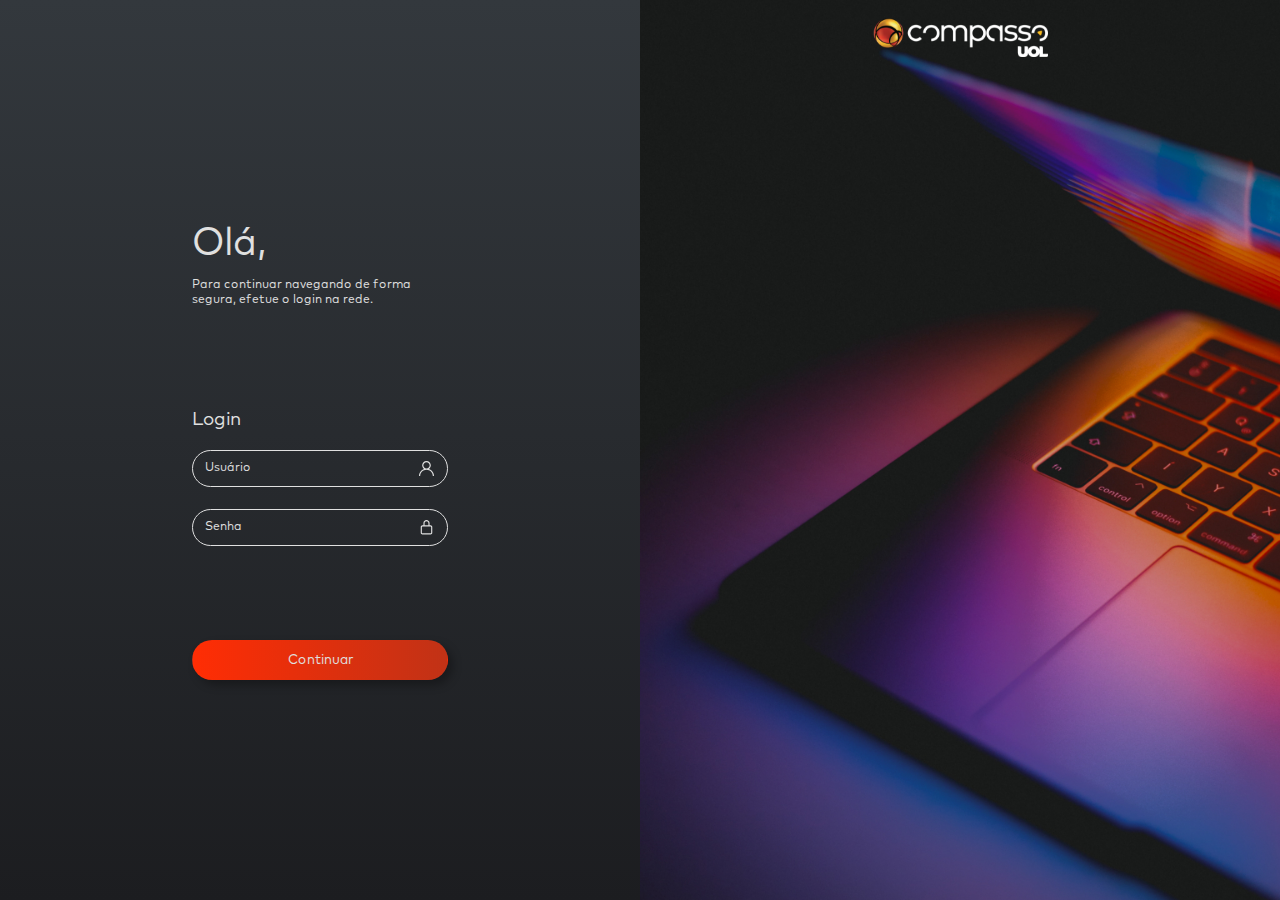
<file: index.html>
<!DOCTYPE html>
<html lang="en">
  <head>
    <meta charset="UTF-8" />
    <meta name="viewport" content="width=device-width, initial-scale=1.0" />
    <link rel="stylesheet" href="assets/css/style.css" />
    <title>Compasso</title>
  </head>
  <body>
    <div class="tela-login">
      <div class="coluna login">
        <div class="content">
          <div class="boas-vindas">
            <div class="logo mobile">
              <img src="assets/img/logo-branco.svg" alt="Logo" />
            </div>

            <h1>Olá,</h1>
            <p>
              Para continuar navegando de forma<br />
              segura, efetue o login na rede.
            </p>
          </div>
          <div>
            <h3>Login</h3>
            <form method="POST">
              <div class="form-input">
                <input type="text" placeholder="Usuário" name="usuario" />
                <img src="assets/img/user.svg" alt="User" />
              </div>
              <div class="form-input">
                <input type="password" placeholder="Senha" name="senha" />
                <img src="assets/img/lock.svg" alt="Lock" id="lock" />
              </div>
              <div class="error">
                <span>
                  Ops, usuário ou senha inválidos.<br />
                  Tente novamente!</span
                >
              </div>
              <div class="button">
                <button>Continuar</button>
              </div>
            </form>
          </div>
        </div>
      </div>
      <div class="coluna background">
        <div class="logo">
          <img src="assets/img/logo-branco.svg" alt="Logo" />
        </div>
      </div>
    </div>
    <script
      src="https://code.jquery.com/jquery-3.5.1.js"
      integrity="sha256-QWo7LDvxbWT2tbbQ97B53yJnYU3WhH/C8ycbRAkjPDc="
      crossorigin="anonymous"
    ></script>
    <link
      rel="stylesheet"
      href="https://cdnjs.cloudflare.com/ajax/libs/animate.css/4.0.0/animate.min.css"
    />
    <script src="assets/js/javascript.js"></script>
  </body>
</html>
</file>
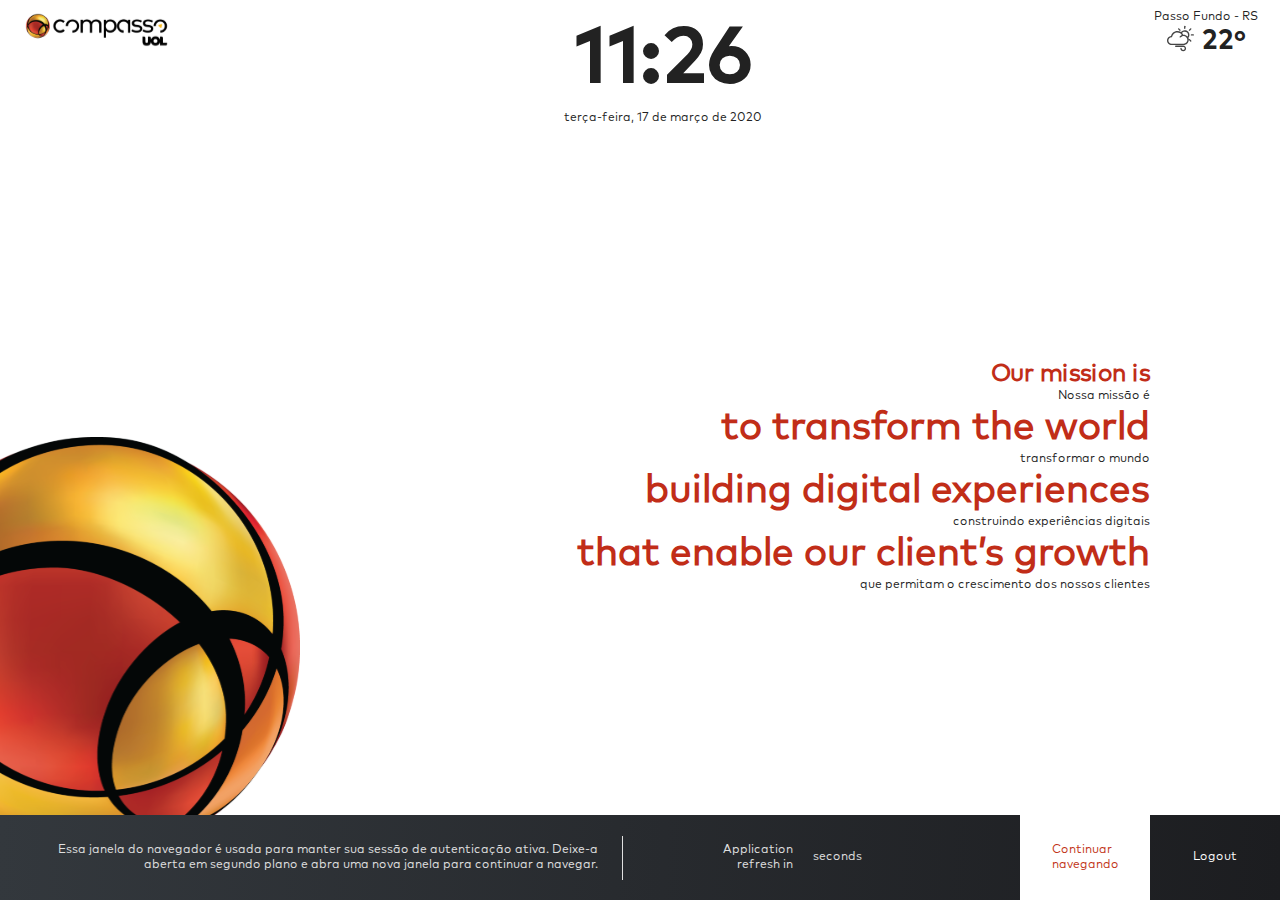
<file: tela-inicial.html>
<!DOCTYPE html>
<html lang="en">
  <head>
    <meta charset="UTF-8" />
    <meta name="viewport" content="width=device-width, initial-scale=1.0" />
    <link rel="stylesheet" href="assets/css/style.css" />
    <title>Compasso</title>
  </head>
  <body>
    <div class="tela-inicial animate__animated animate__bounceInRight">
      <div class="layer"></div>
      <div class="menu-mobile">
        <div class="close">
          <img src="assets/img/close.svg" alt="Close">
        </div>

        <div class="content">
          <ul>
              <li>
                  <a href="#">
                    Lorem ipsum
                  </a>
              </li>
              <li>
                  <a href="#">
                    Lorem ipsum
                  </a>
              </li>
              <li>
                  <a href="#">
                    Lorem ipsum
                  </a>
              </li>
          </ul>
          <div class="border"></div>
          <ul>
              <li>
                  <a href="#">Continuar navegando</a>
              </li>
              <li>
                  <a href="#" class="logout">Logout</a>
              </li>
          </ul>
        </div>
      </div>

      <header>
        <div class="topo mobile">
          <div class="hora">
            <div>
              <img src="assets/img/clock.svg" alt="Clock">
              <h1>11:26</h1>
            </div>
            <p>terça-feira, 17 de março de 2020</p>
          </div>
          <div class="header-mob">
            <div class="hamburguer">
              <img src="assets/img/hamburguer.svg" alt="Hamburguer">
            </div>
            <div class="logo">
              <img src="assets/img/logo-branco.svg" alt="Logo" />
            </div>
          </div>

          <div class="clima-cidade">
            <p>Passo Fundo - RS</p>
            <div class="clima">
              <img src="assets/img/clima.svg" alt="Clima" />
              <h2>22º</h2>
            </div>
          </div>
        </div>
        
        <div class="topo desktop">
          <div class="logo">
            <img src="assets/img/logo-preto.svg" alt="Logo" />
          </div>
  
          <div class="hora">
            <h1>11:26</h1>
            <p>terça-feira, 17 de março de 2020</p>
          </div>
  
          <div class="clima-cidade">
            <p>Passo Fundo - RS</p>
            <div class="clima">
              <img src="assets/img/clima.svg" alt="Clima" />
              <h2>22º</h2>
            </div>
          </div>
        </div>
      </header>

      <main>
       <div>
        <div class="bola">
          <img src="assets/img/bola-compasso.svg" alt="Bola Compasso" />
        </div>
        <div class="descricao">
          <h2>Our mission is</h2>
          <p>Nossa missão é</p>

          <h1>to transform the world</h1>
          <p>transformar o mundo</p>

          <h1>building digital experiences</h1>
          <p>construindo experiências digitais</p>

          <h1>that enable our client’s growth</h1>
          <p>que permitam o crescimento dos nossos clientes</p>
        </div>
       </div>
      </main>
      
      <footer>
        <div class="conteudo">
          <div class="texto-footer">
            <p>
              Essa janela do navegador é usada para manter sua sessão de
              autenticação ativa. Deixe-a<br />
              aberta em segundo plano e abra uma nova janela para continuar a
              navegar.
            </p>
            <div class="linha"></div>
          </div>
          <div class="contador">
            <div class="application">
              <p>
                Application<br />
                refresh in
              </p>
            </div>
            <div class="time">
              <h1></h1>
              <p>seconds</p>
            </div>
          </div>
        </div>

        <div class="buttons-login">
          <a href="#" class="continuar-navegando">
            Continuar<br/> navegando
          </button>
          <a href="#" class="logout" class="logout">Logout</a>
        </div>
      </footer>
    </div>
    <script
      src="https://code.jquery.com/jquery-3.5.1.js"
      integrity="sha256-QWo7LDvxbWT2tbbQ97B53yJnYU3WhH/C8ycbRAkjPDc="
      crossorigin="anonymous"
    ></script>
    <link
      rel="stylesheet"
      href="https://cdnjs.cloudflare.com/ajax/libs/animate.css/4.0.0/animate.min.css"
    />
    <script src="assets/js/javascript.js"></script>
  </body>
</html>
</file>
<file: assets/css/style.css>
@font-face {
  font-family: "Mark Pro";
  src: url("fonts/MarkPro.eot");
  src: url("fonts/MarkPro.eot?#iefix") format("embedded-opentype"), url("fonts/MarkPro.woff2") format("woff2"), url("fonts/MarkPro.woff") format("woff"), url("fonts/MarkPro.ttf") format("truetype");
}
@font-face {
  font-family: "Mark Pro Bold";
  src: url("fonts/MarkProBold.eot");
  src: url("fonts/MarkProBold.eot?#iefix") format("embedded-opentype"), url("fonts/MarkProBold.woff2") format("woff2"), url("fonts/MarkProBold.woff") format("woff"), url("fonts/MarkProBold.ttf") format("truetype");
}
* {
  margin: 0;
  padding: 0;
  outline: 0;
  font-family: "Mark Pro";
  color: #222;
}

p,
span,
a {
  font-size: 0.75em;
  text-decoration: none;
}

h1 {
  font-size: 2.4em;
}

.tela-login {
  display: flex;
  min-height: 100vh;
}
.tela-login .coluna {
  width: 50%;
}
@media (max-width: 768px) {
  .tela-login .coluna {
    width: 100%;
  }
}
.tela-login .coluna.login {
  background: linear-gradient(180deg, #33383d 0%, #1c1d20 100%);
  display: flex;
  flex-direction: column;
  align-items: center;
  justify-content: center;
}
@media (max-width: 768px) {
  .tela-login .coluna.login {
    justify-content: inherit;
  }
}
.tela-login .coluna.login .content {
  width: 40%;
}
@media (max-width: 768px) {
  .tela-login .coluna.login .content {
    width: 67%;
  }
}
@media (max-width: 768px) {
  .tela-login .coluna.login .content h1 {
    font-size: 1.2em;
  }
}
.tela-login .coluna.login .content h1,
.tela-login .coluna.login .content h3,
.tela-login .coluna.login .content p {
  color: #e0e0e0;
  margin-bottom: 10px;
  font-weight: 300;
}
.tela-login .coluna.login .content form {
  margin-top: 18px;
}
.tela-login .coluna.login .content form .form-input {
  display: flex;
  align-items: center;
  margin-bottom: 22px;
  position: relative;
}
.tela-login .coluna.login .content form .form-input img {
  width: 15px;
  height: 15px;
  position: absolute;
  right: 14px;
}
.tela-login .coluna.login .content form .form-input img #lock {
  width: 16px;
  height: 18px;
}
.tela-login .coluna.login .content form .form-input input {
  background: transparent;
  border: 1px solid #e0e0e0;
  padding: 10px 12px;
  border-radius: 20px;
  width: 100%;
  transition: all 0.5s linear;
  color: #e0e0e0;
  font-size: 0.75em;
}
.tela-login .coluna.login .content form .form-input input:focus {
  animation: treme 0.2s;
  animation-timing-function: 3;
}
.tela-login .coluna.login .content form .form-input input::placeholder {
  color: #e0e0e0;
  background: transparent;
}
.tela-login .coluna.login .content form .form-input input.error-input {
  border: 1px solid #e9b425;
}
.tela-login .coluna.login .content form .button {
  margin-top: 32px;
}
@media (max-width: 768px) {
  .tela-login .coluna.login .content form .button {
    margin-top: 25px;
  }
}
.tela-login .coluna.login .content form .button button {
  background: linear-gradient(90deg, #ff2d04 0%, #c13216 100%);
  color: #e0e0e0;
  border-radius: 30px;
  border: 0;
  box-shadow: 5px 5px 10px rgba(0, 0, 0, 0.3);
  padding: 10px;
  width: 100%;
  cursor: pointer;
  transition: all 0.3s linear;
  border: 1px solid transparent;
}
.tela-login .coluna.login .content form .button button:hover {
  opacity: 0.7;
}
.tela-login .coluna.login .content form .error {
  text-align: center;
}
.tela-login .coluna.login .content form .error span {
  font-weight: 600;
  color: #e9b425;
  transition: all 0.3s linear;
  opacity: 0;
  visibility: hidden;
}
.tela-login .coluna.login .content form .error span.active {
  opacity: 1;
  visibility: visible;
}
.tela-login .coluna.login .content .boas-vindas {
  margin-bottom: 100px;
}
@media (max-width: 768px) {
  .tela-login .coluna.login .content .boas-vindas {
    margin-bottom: 40px;
  }
}
@media (max-width: 768px) {
  .tela-login .coluna.login .content .boas-vindas .logo.mobile {
    text-align: center;
  }
  .tela-login .coluna.login .content .boas-vindas .logo.mobile img {
    width: 150px;
    margin: 13px 0 25px;
  }
}
.tela-login .coluna.background {
  background: url("../img/background.jpg");
  background-repeat: no-repeat;
  background-size: cover;
}
@media (max-width: 768px) {
  .tela-login .coluna.background {
    display: none;
  }
}
.tela-login .coluna.background .logo {
  text-align: center;
  margin-top: 18px;
}
.tela-login .coluna.background .logo img {
  width: 175px;
}

.tela-inicial {
  min-height: 100vh;
  display: flex;
  flex-direction: column;
  justify-content: space-between;
}
@media (max-width: 768px) {
  .tela-inicial header {
    flex-direction: column;
  }
}
.tela-inicial header .topo {
  padding: 10px 22px;
  display: flex;
  justify-content: space-between;
}
@media (max-width: 768px) {
  .tela-inicial header .topo.desktop {
    display: none;
  }
}
@media (max-width: 768px) {
  .tela-inicial header .topo.mobile {
    flex-direction: column;
    padding: 0;
  }
  .tela-inicial header .topo.mobile .logo img {
    width: 130px;
  }
  .tela-inicial header .topo.mobile .header-mob {
    background: linear-gradient(92.98deg, #33383d 0%, #1c1d20 100%);
    padding: 15px;
    display: flex;
    justify-content: space-between;
    align-items: center;
  }
}
.tela-inicial header .hora {
  text-align: center;
}
@media (max-width: 768px) {
  .tela-inicial header .hora {
    display: flex;
    justify-content: space-between;
    flex-direction: row-reverse;
    align-items: center;
    padding: 0 9px;
    background: #000;
    padding: 2px 9px;
  }
  .tela-inicial header .hora > div {
    display: flex;
  }
  .tela-inicial header .hora p {
    color: #fff;
    font-size: 0.6em;
  }
}
.tela-inicial header .hora h1 {
  font-size: 5em;
  font-family: "Mark Pro Bold";
}
@media (max-width: 768px) {
  .tela-inicial header .hora h1 {
    font-size: 0.85em;
    color: #fff;
    margin-left: 5px;
  }
}
@media (max-width: 768px) {
  .tela-inicial header .clima-cidade {
    text-align: right;
    margin-top: 10px;
  }
}
.tela-inicial header .clima-cidade h2 {
  font-size: 1.7em;
  font-family: "Mark Pro Bold";
}
@media (max-width: 768px) {
  .tela-inicial header .clima-cidade h2 {
    font-size: 1.3em;
  }
}
.tela-inicial header .clima-cidade .clima {
  display: flex;
  justify-content: center;
}
@media (max-width: 768px) {
  .tela-inicial header .clima-cidade .clima {
    justify-content: flex-end;
  }
}
.tela-inicial header .clima-cidade .clima img {
  width: 27px;
  height: 27px;
  margin-right: 8px;
}
.tela-inicial main .bola {
  position: absolute;
  bottom: 40px;
}
@media (max-width: 768px) {
  .tela-inicial main .bola {
    top: 43px;
    z-index: -1;
  }
}
.tela-inicial main .bola img {
  width: 300px;
}
@media (max-width: 768px) {
  .tela-inicial main .bola img {
    width: 100px;
  }
}
.tela-inicial main .descricao {
  margin-right: 130px;
  text-align: right;
}
@media (max-width: 768px) {
  .tela-inicial main .descricao {
    margin-right: 0px;
    text-align: left;
    padding: 75px 0 40px;
  }
}
@media (max-width: 768px) {
  .tela-inicial main .descricao h1 {
    font-size: 1.4em;
  }
}
.tela-inicial main .descricao h1,
.tela-inicial main .descricao h2 {
  color: #c12d18;
}
.tela-inicial footer {
  background: linear-gradient(92.98deg, #33383d 0%, #1c1d20 100%);
  display: flex;
  height: 85px;
  position: relative;
}
@media (max-width: 768px) {
  .tela-inicial footer {
    flex-direction: column;
    height: auto;
    position: inherit;
  }
}
.tela-inicial footer p,
.tela-inicial footer h1 {
  color: #e0e0e0;
}
.tela-inicial footer .conteudo {
  width: 100%;
  display: flex;
  align-items: center;
  justify-content: center;
}
@media (max-width: 768px) {
  .tela-inicial footer .conteudo {
    flex-direction: column;
    padding: 15px;
    width: calc(100% - 30px);
  }
}
.tela-inicial footer .conteudo .texto-footer {
  display: flex;
  align-items: center;
}
@media (max-width: 768px) {
  .tela-inicial footer .conteudo .texto-footer {
    flex-direction: column;
  }
}
.tela-inicial footer .conteudo .texto-footer p {
  text-align: right;
}
@media (max-width: 768px) {
  .tela-inicial footer .conteudo .texto-footer p {
    text-align: center;
  }
}
.tela-inicial footer .conteudo .texto-footer .linha {
  width: 1px;
  height: 44px;
  background: #e0e0e0;
  margin-left: 24px;
}
@media (max-width: 768px) {
  .tela-inicial footer .conteudo .texto-footer .linha {
    width: 50%;
    height: 1px;
    margin: 25px auto;
  }
}
.tela-inicial footer .conteudo .contador {
  margin: 0 100px;
  display: flex;
  align-items: center;
}
.tela-inicial footer .conteudo .contador .application p {
  text-align: right;
}
@media (max-width: 768px) {
  .tela-inicial footer .conteudo .contador .application p {
    text-align: center;
  }
}
.tela-inicial footer .conteudo .contador .time {
  text-align: center;
  margin-left: 20px;
}
.tela-inicial footer .buttons-login {
  display: flex;
}
@media (max-width: 768px) {
  .tela-inicial footer .buttons-login {
    display: none;
  }
}
.tela-inicial footer .buttons-login a {
  height: 100%;
  width: 130px;
  border: 0;
  cursor: pointer;
  display: flex;
  align-items: center;
  justify-content: center;
  text-decoration: none;
}
.tela-inicial footer .buttons-login a.continuar-navegando {
  transition: background 0.5s ease;
  background: #ffffff;
  color: #c13216;
}
.tela-inicial footer .buttons-login a.continuar-navegando:hover {
  background: #c13216;
  color: #fff;
}
.tela-inicial footer .buttons-login a.logout {
  transition: background 0.5s ease;
  background: transparent;
  color: #fff;
}
.tela-inicial footer .buttons-login a.logout:hover {
  background: #ffffff;
  color: #c13216;
}
.tela-inicial .layer {
  position: fixed;
  width: 100%;
  height: 100%;
  top: 0;
  left: 0;
  background: rgba(0, 0, 0, 0.5);
  opacity: 0;
  visibility: hidden;
  transition: all 0.5s linear;
  z-index: 9;
}
.tela-inicial .layer.active {
  opacity: 1;
  visibility: visible;
}
@media (max-width: 768px) {
  .tela-inicial .menu-mobile {
    position: fixed;
    left: 0;
    top: 0;
    background: #000;
    width: 200px;
    height: 100%;
    transform: translate(-100%);
    transition: all 0.5s ease;
    opacity: 0;
    visibility: hidden;
    z-index: 99;
  }
  .tela-inicial .menu-mobile.active {
    opacity: 1;
    visibility: visible;
    transform: translate(0);
  }
}
.tela-inicial .menu-mobile .close {
  text-align: right;
}
.tela-inicial .menu-mobile .content {
  text-align: center;
}
.tela-inicial .menu-mobile .content ul li a {
  color: #fff;
  line-height: 22px;
}
.tela-inicial .menu-mobile .content .border {
  border-top: 1px solid #fff;
  margin: 20px 20px 10px;
}

@keyframes treme {
  0% {
    margin-left: 0;
  }
  25% {
    margin-left: 5px;
  }
  50% {
    margin-left: 0;
  }
  75% {
    margin-left: -5px;
  }
  100% {
    margin-left: 0;
  }
}
@media (min-width: 768px) {
  .tela-inicial .topo.mobile,
.tela-inicial .menu-mobile,
.tela-login .coluna .logo.mobile {
    display: none;
  }
}

/*# sourceMappingURL=style.css.map */
</file>
